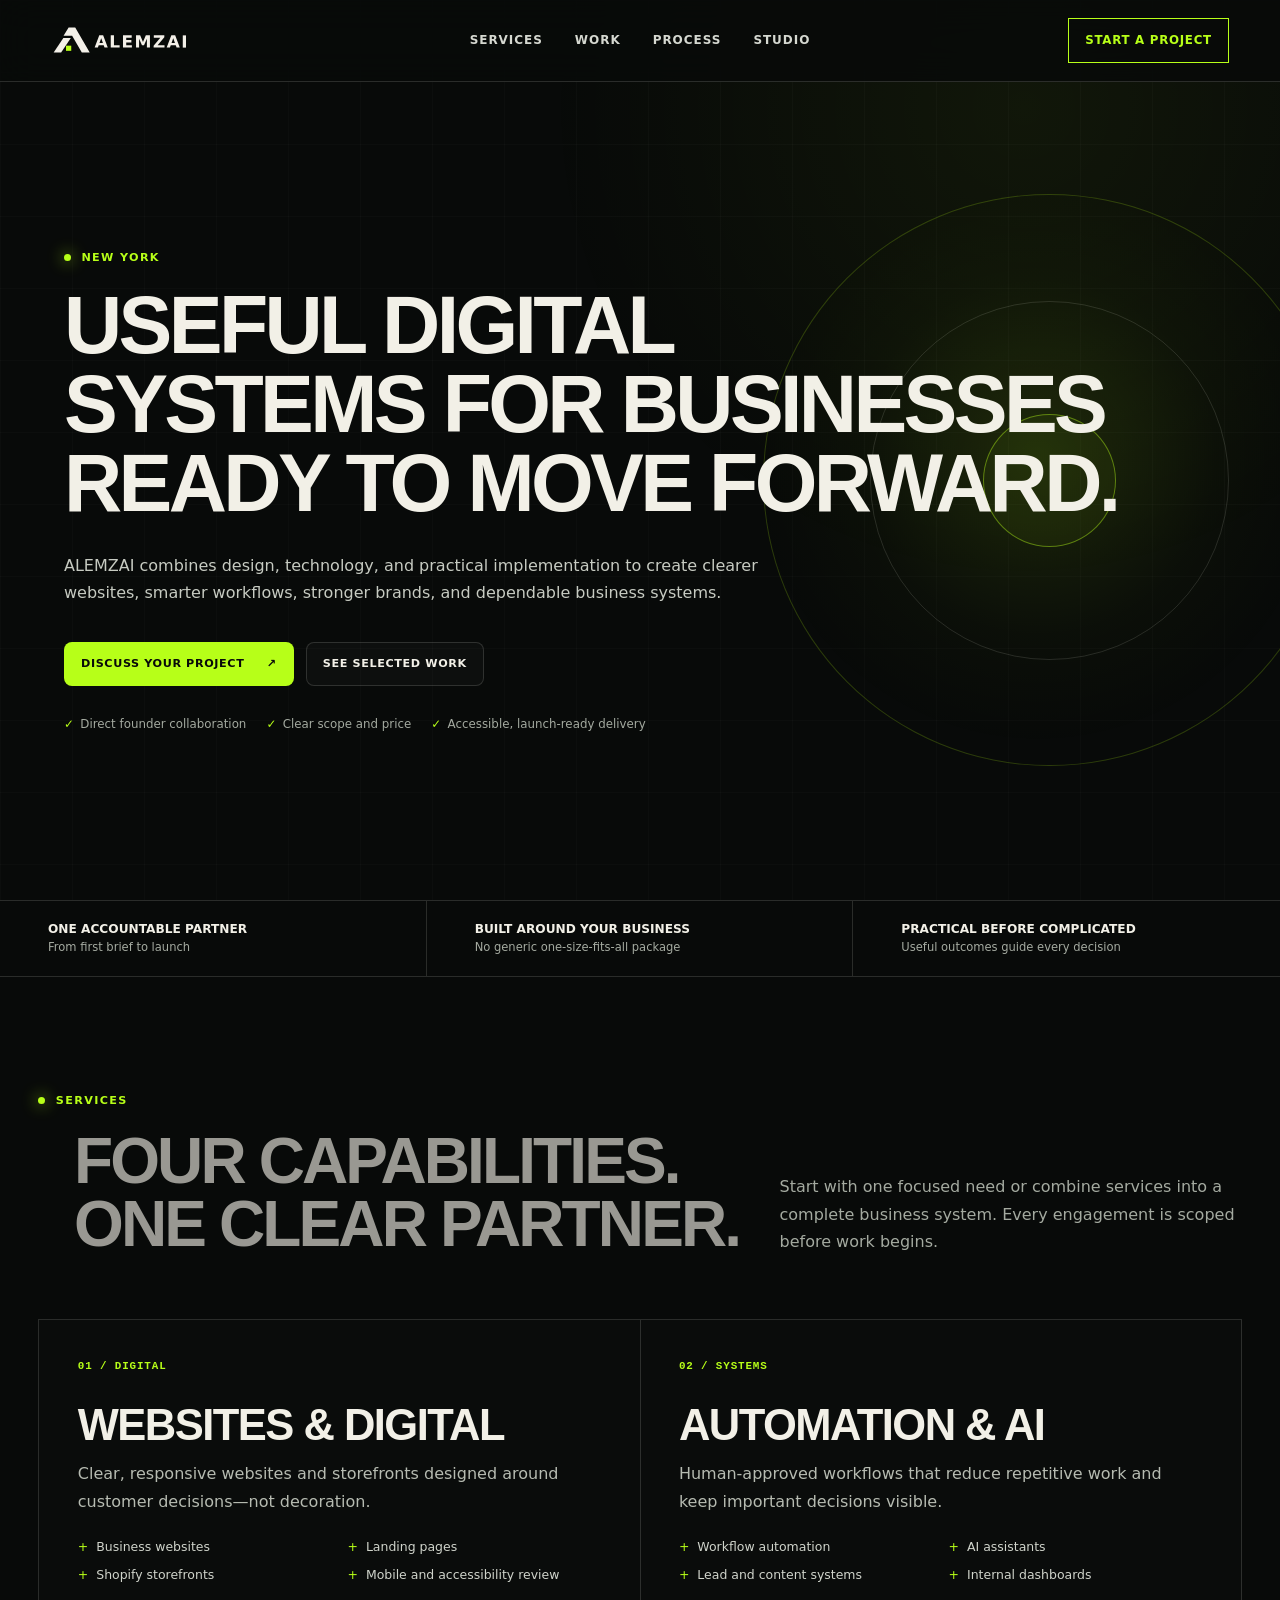
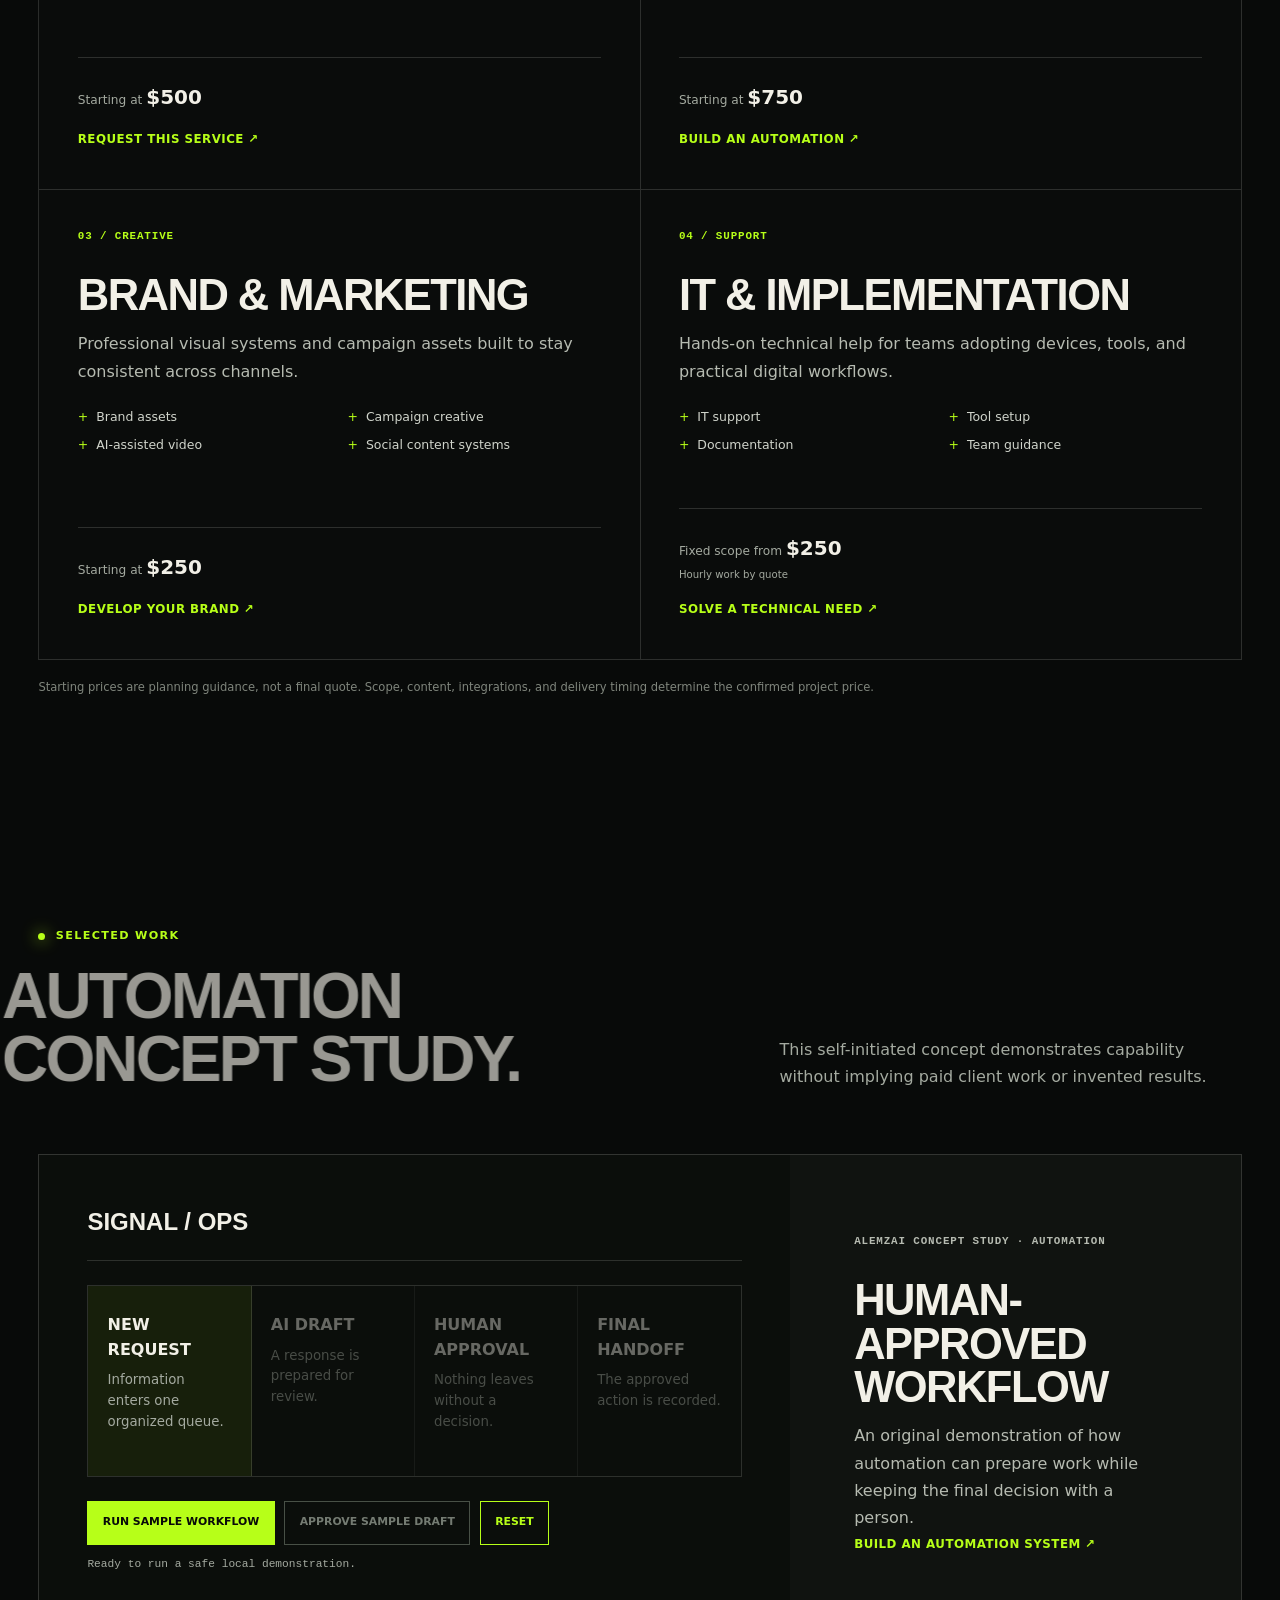
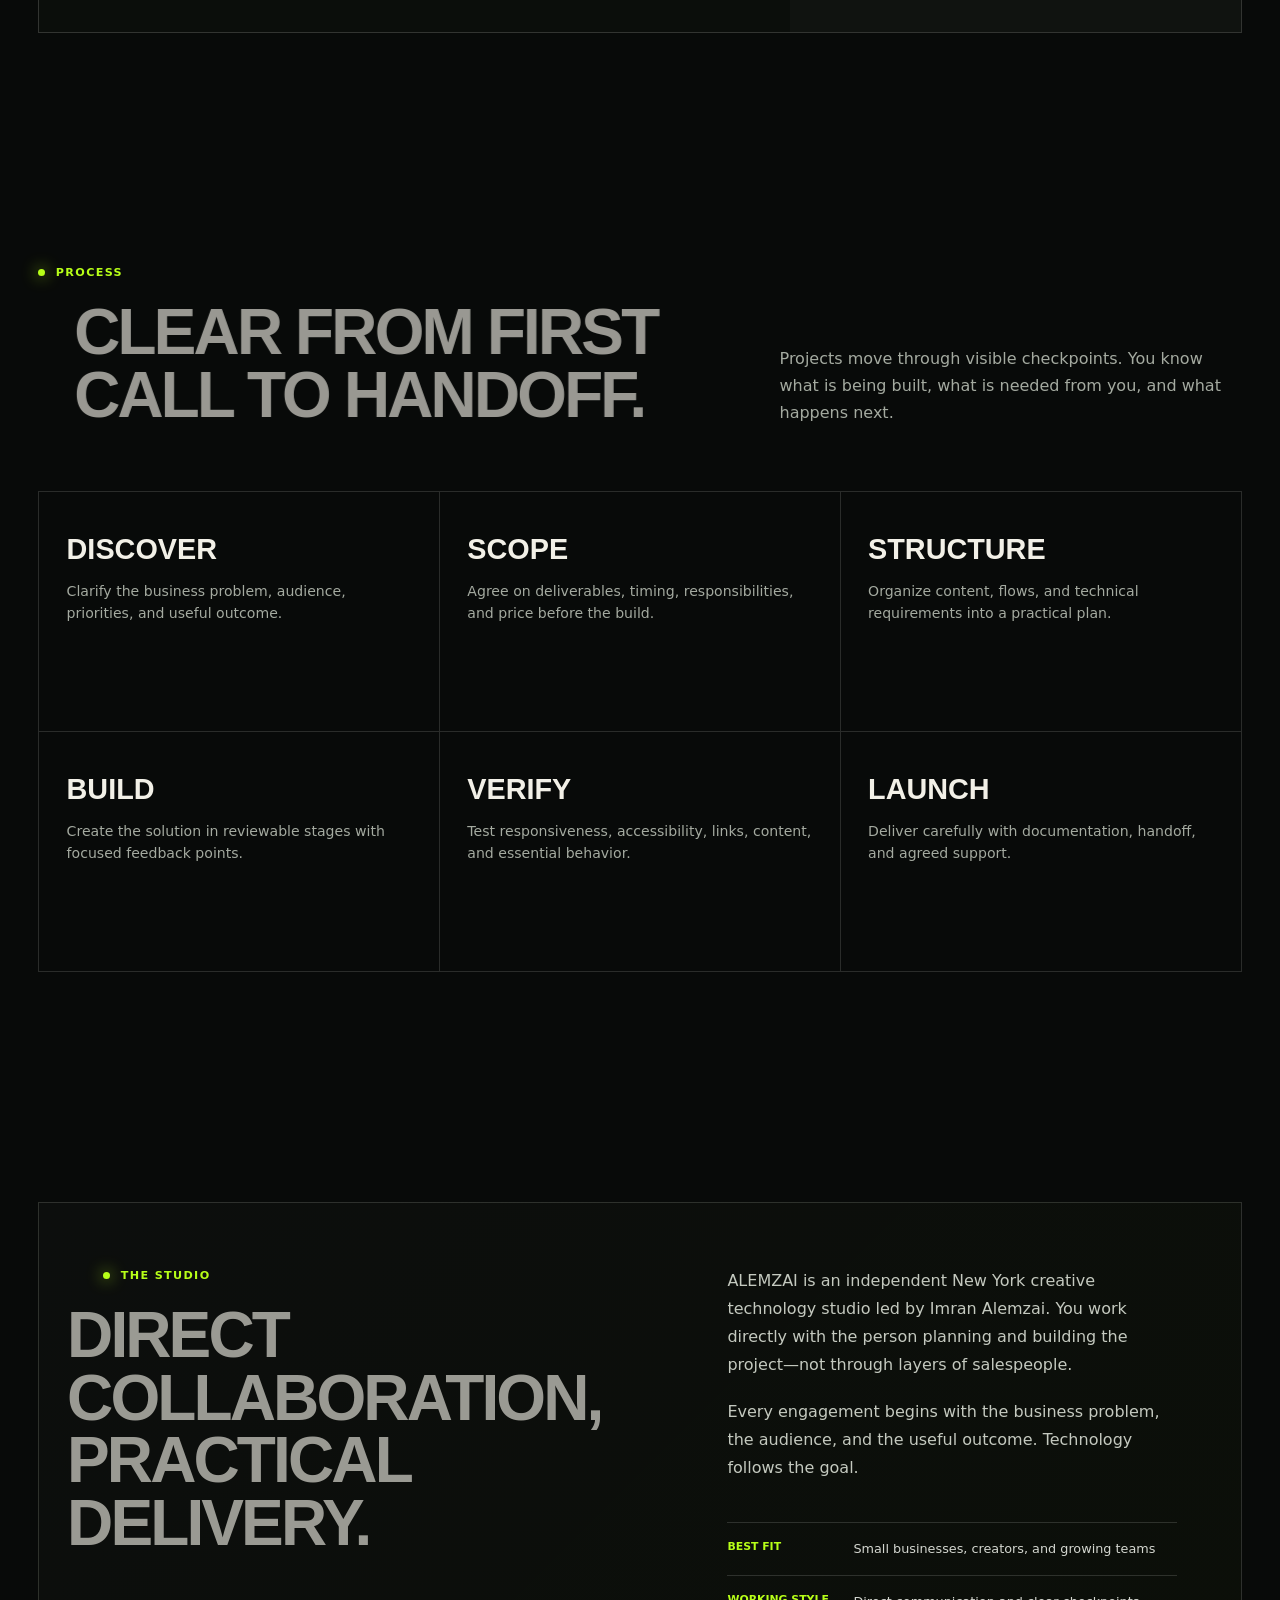
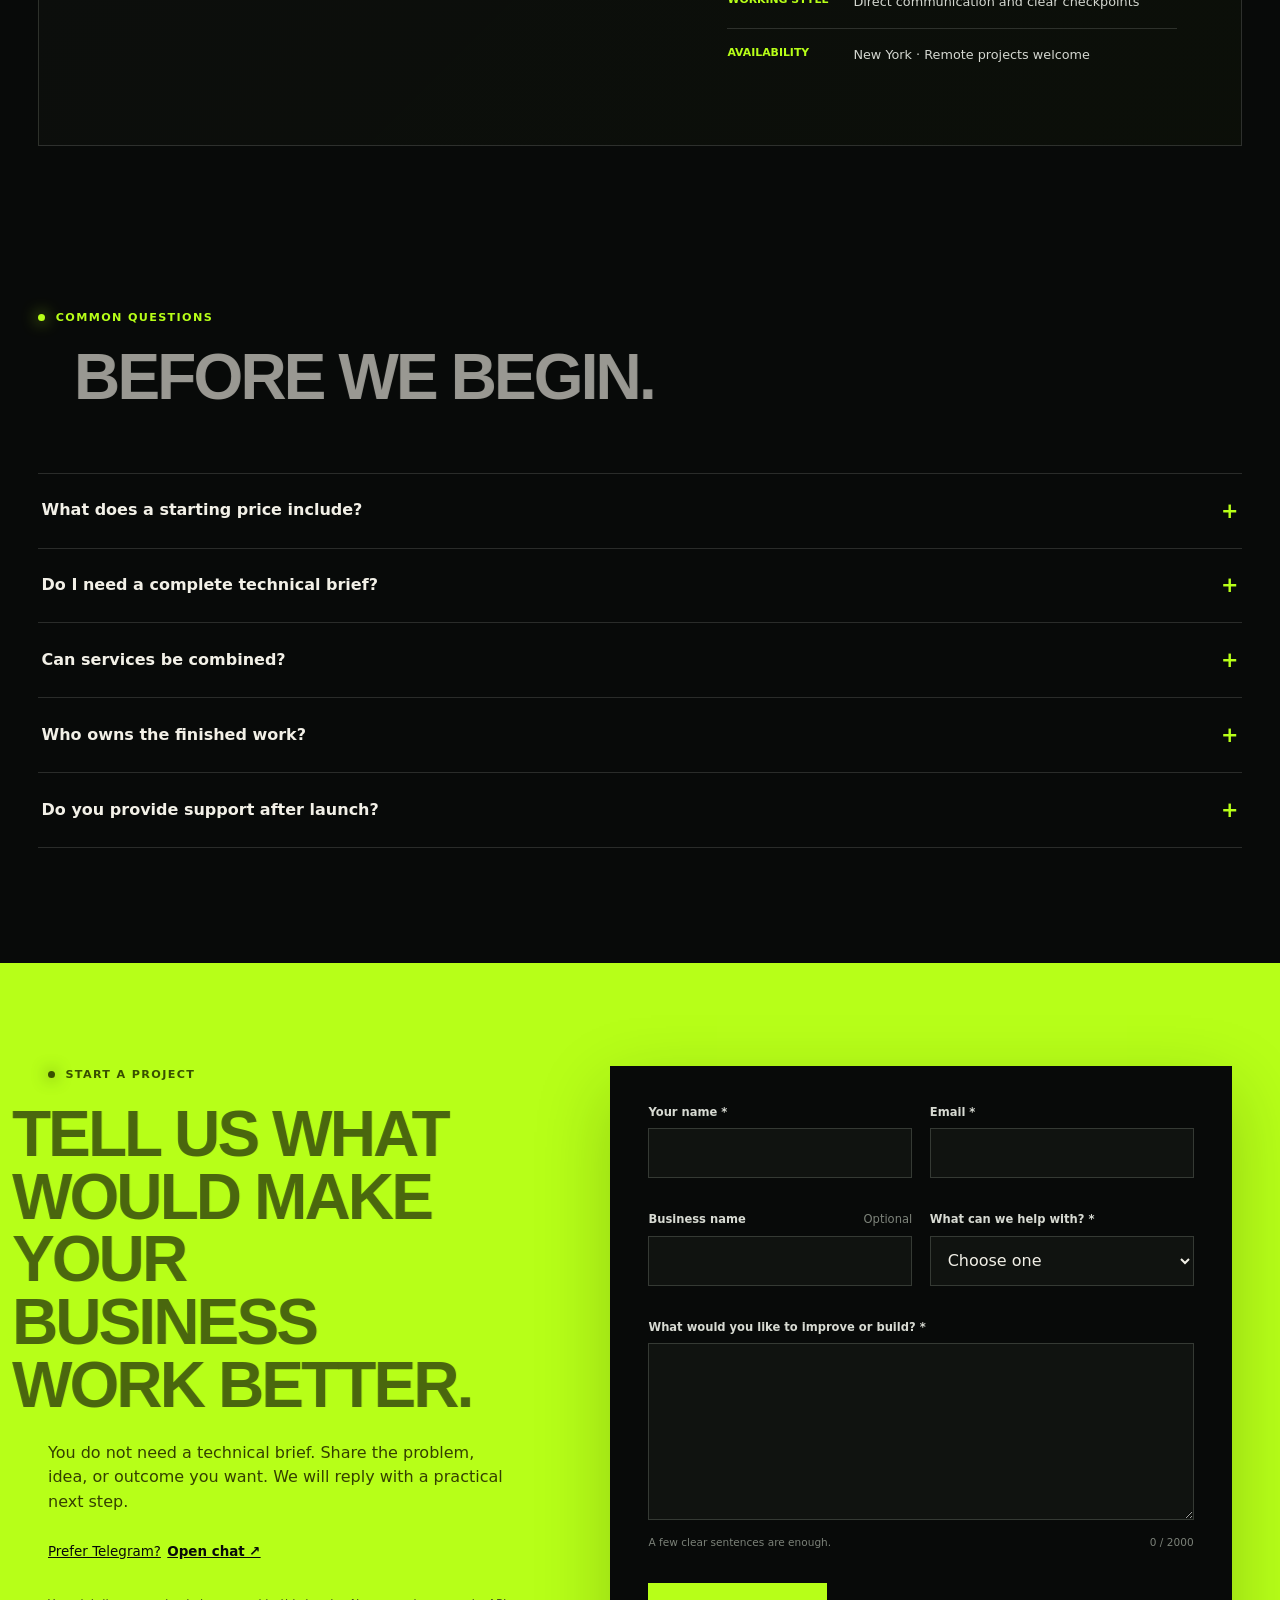
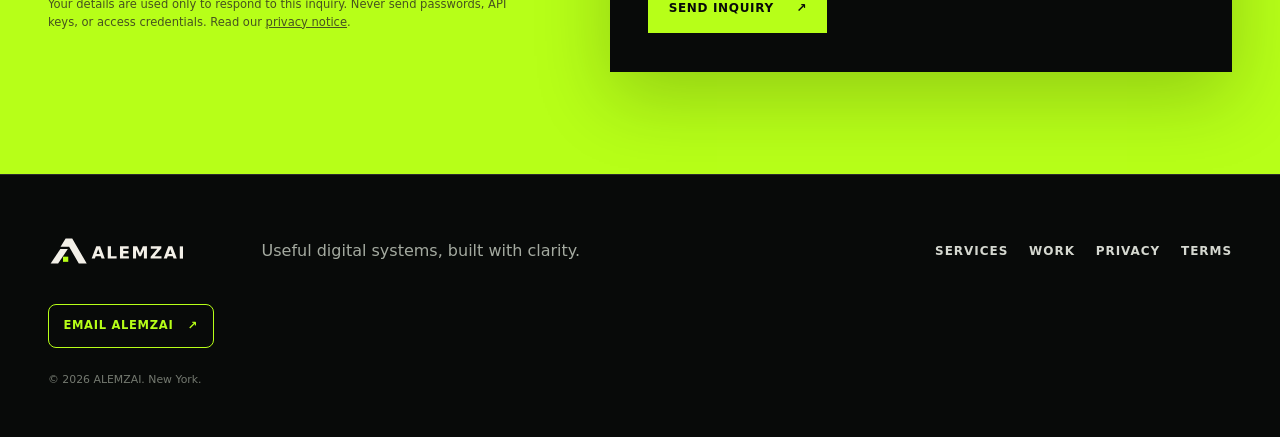
<file: index.html>
<!doctype html>
<html lang="en">
<head>
  <meta charset="UTF-8"><meta name="viewport" content="width=device-width, initial-scale=1">
  <meta name="description" content="ALEMZAI is a New York creative technology studio building websites, automation, brand systems, and practical IT solutions for growing businesses."><meta name="theme-color" content="#080a09">
  <link rel="canonical" href="https://alemzai.com/"><meta property="og:type" content="website"><meta property="og:site_name" content="ALEMZAI"><meta property="og:title" content="ALEMZAI — Creative technology for growing businesses"><meta property="og:description" content="Websites, automation, brand systems, and practical IT solutions—planned clearly and built for real business use."><meta property="og:url" content="https://alemzai.com/"><meta property="og:image" content="https://alemzai.com/public/assets/brand/alemzai-social-card.png"><meta property="og:image:alt" content="ALEMZAI creative technology studio"><meta name="twitter:card" content="summary_large_image"><meta name="twitter:title" content="ALEMZAI — Creative technology for growing businesses"><meta name="twitter:description" content="Websites, automation, brand systems, and practical IT solutions—planned clearly and built for real business use."><meta name="twitter:image" content="https://alemzai.com/public/assets/brand/alemzai-social-card.png">
  <title>ALEMZAI — Creative technology for growing businesses</title><link rel="icon" href="favicon.svg" type="image/svg+xml"><link rel="preload" href="public/assets/brand/alemzai-logo-primary.svg" as="image" type="image/svg+xml"><link rel="stylesheet" href="site.css"><script src="site.js" defer></script><script src="v2/contact/contact.js" defer></script>
  <script type="application/ld+json">{"@context":"https://schema.org","@type":"ProfessionalService","name":"ALEMZAI","url":"https://alemzai.com/","email":"imran@alemzai.com","areaServed":"United States","description":"Creative technology studio providing websites, automation, brand systems, and practical IT implementation."}</script>
</head>
<body>
<a class="skip-link" href="#main">Skip to main content</a>
<header class="site-header" data-header><a class="brand" href="#top" aria-label="ALEMZAI home"><img src="public/assets/brand/alemzai-logo-primary.svg" alt="ALEMZAI" width="700" height="144"></a><nav class="site-nav" id="site-navigation" aria-label="Main navigation" data-nav><a href="#services">Services</a><a href="#work">Work</a><a href="#process">Process</a><a href="#studio">Studio</a><a class="nav-project" href="#contact">Start a project <span aria-hidden="true">↗</span></a></nav><a class="header-cta" href="#contact">Start a project</a><button class="nav-toggle" type="button" aria-expanded="false" aria-controls="site-navigation" data-nav-toggle><span>Menu</span><i aria-hidden="true"></i></button></header>
<main id="main">
  <section class="hero" id="top" aria-labelledby="hero-title" data-hero-motion><div class="hero-motion-field" aria-hidden="true"><span></span><span></span><span></span></div><div class="hero-copy reveal"><p class="eyebrow"><span></span> New York</p><h1 id="hero-title" aria-label="Useful digital systems for businesses ready to move forward."><span class="hero-line" aria-hidden="true"><span>Useful digital</span></span><span class="hero-line" aria-hidden="true"><span>systems for businesses</span></span><span class="hero-line" aria-hidden="true"><span>ready to move forward.</span></span></h1><p class="hero-lead">ALEMZAI combines design, technology, and practical implementation to create clearer websites, smarter workflows, stronger brands, and dependable business systems.</p><div class="hero-actions"><a class="button button-primary" href="#contact">Discuss your project <span aria-hidden="true">↗</span></a><a class="button button-secondary" href="#work">See selected work</a></div><ul class="hero-trust" aria-label="How Alemzai works"><li>Direct founder collaboration</li><li>Clear scope and price</li><li>Accessible, launch-ready delivery</li></ul></div></section>
  <section class="proof-bar" aria-label="ALEMZAI working principles"><p><strong>One accountable partner</strong><span>From first brief to launch</span></p><p><strong>Built around your business</strong><span>No generic one-size-fits-all package</span></p><p><strong>Practical before complicated</strong><span>Useful outcomes guide every decision</span></p></section>
  <section class="section services" id="services" aria-labelledby="services-title"><div class="section-heading reveal"><div><p class="eyebrow"><span></span> Services</p><h2 id="services-title">Four capabilities.<br>One clear partner.</h2></div><p>Start with one focused need or combine services into a complete business system. Every engagement is scoped before work begins.</p></div><div class="service-grid">
    <article class="service-card reveal"><span class="service-number">01 / DIGITAL</span><h3>Websites &amp; digital</h3><p>Clear, responsive websites and storefronts designed around customer decisions—not decoration.</p><ul><li>Business websites</li><li>Landing pages</li><li>Shopify storefronts</li><li>Mobile and accessibility review</li></ul><div class="service-bottom"><p>Starting at <strong>$500</strong></p><a href="#contact" data-project="Website or Shopify store">Request this service ↗</a></div></article>
    <article class="service-card reveal"><span class="service-number">02 / SYSTEMS</span><h3>Automation &amp; AI</h3><p>Human-approved workflows that reduce repetitive work and keep important decisions visible.</p><ul><li>Workflow automation</li><li>AI assistants</li><li>Lead and content systems</li><li>Internal dashboards</li></ul><div class="service-bottom"><p>Starting at <strong>$750</strong></p><a href="#contact" data-project="AI agent or automation">Build an automation ↗</a></div></article>
    <article class="service-card reveal"><span class="service-number">03 / CREATIVE</span><h3>Brand &amp; marketing</h3><p>Professional visual systems and campaign assets built to stay consistent across channels.</p><ul><li>Brand assets</li><li>Campaign creative</li><li>AI-assisted video</li><li>Social content systems</li></ul><div class="service-bottom"><p>Starting at <strong>$250</strong></p><a href="#contact" data-project="Brand or campaign content">Develop your brand ↗</a></div></article>
    <article class="service-card reveal"><span class="service-number">04 / SUPPORT</span><h3>IT &amp; implementation</h3><p>Hands-on technical help for teams adopting devices, tools, and practical digital workflows.</p><ul><li>IT support</li><li>Tool setup</li><li>Documentation</li><li>Team guidance</li></ul><div class="service-bottom"><p>Fixed scope from <strong>$250</strong><small>Hourly work by quote</small></p><a href="#contact" data-project="IT support or implementation">Solve a technical need ↗</a></div></article>
  </div><p class="price-note">Starting prices are planning guidance, not a final quote. Scope, content, integrations, and delivery timing determine the confirmed project price.</p></section>
  <section class="section work" id="work" aria-labelledby="work-title"><div class="section-heading reveal"><div><p class="eyebrow"><span></span> Selected work</p><h2 id="work-title">Automation concept study.</h2></div><p>This self-initiated concept demonstrates capability without implying paid client work or invented results.</p></div>
    <article class="case case-automation reveal"><div class="automation-demo" data-workflow><div class="workflow-head"><span>SIGNAL / OPS</span></div><ol><li class="is-active"><strong>New request</strong><small>Information enters one organized queue.</small></li><li><strong>AI draft</strong><small>A response is prepared for review.</small></li><li><strong>Human approval</strong><small>Nothing leaves without a decision.</small></li><li><strong>Final handoff</strong><small>The approved action is recorded.</small></li></ol><div class="workflow-actions"><button type="button" data-workflow-run>Run sample workflow</button><button type="button" data-workflow-approve disabled>Approve sample draft</button><button type="button" data-workflow-reset>Reset</button></div><p aria-live="polite" data-workflow-status>Ready to run a safe local demonstration.</p></div><div class="case-copy"><p class="case-label">ALEMZAI concept study · Automation</p><h3>Human-approved workflow</h3><p>An original demonstration of how automation can prepare work while keeping the final decision with a person.</p><a class="text-link" href="#contact" data-project="AI agent or automation">Build an automation system ↗</a></div></article>
  </section>
  <section class="section process" id="process" aria-labelledby="process-title"><div class="section-heading reveal"><div><p class="eyebrow"><span></span> Process</p><h2 id="process-title">Clear from first call to handoff.</h2></div><p>Projects move through visible checkpoints. You know what is being built, what is needed from you, and what happens next.</p></div><ol class="process-grid"><li class="reveal"><h3>Discover</h3><p>Clarify the business problem, audience, priorities, and useful outcome.</p></li><li class="reveal"><h3>Scope</h3><p>Agree on deliverables, timing, responsibilities, and price before the build.</p></li><li class="reveal"><h3>Structure</h3><p>Organize content, flows, and technical requirements into a practical plan.</p></li><li class="reveal"><h3>Build</h3><p>Create the solution in reviewable stages with focused feedback points.</p></li><li class="reveal"><h3>Verify</h3><p>Test responsiveness, accessibility, links, content, and essential behavior.</p></li><li class="reveal"><h3>Launch</h3><p>Deliver carefully with documentation, handoff, and agreed support.</p></li></ol></section>
  <section class="section studio" id="studio" aria-labelledby="studio-title"><div class="studio-panel reveal"><div><p class="eyebrow"><span></span> The studio</p><h2 id="studio-title">Direct collaboration, practical delivery.</h2></div><div class="studio-copy"><p>ALEMZAI is an independent New York creative technology studio led by Imran Alemzai. You work directly with the person planning and building the project—not through layers of salespeople.</p><p>Every engagement begins with the business problem, the audience, and the useful outcome. Technology follows the goal.</p><dl><div><dt>Best fit</dt><dd>Small businesses, creators, and growing teams</dd></div><div><dt>Working style</dt><dd>Direct communication and clear checkpoints</dd></div><div><dt>Availability</dt><dd>New York · Remote projects welcome</dd></div></dl></div></div></section>
  <section class="section faq" aria-labelledby="faq-title"><div class="section-heading reveal"><div><p class="eyebrow"><span></span> Common questions</p><h2 id="faq-title">Before we begin.</h2></div></div><div class="faq-list"><details class="reveal"><summary>What does a starting price include?</summary><p>It is a planning baseline for a focused engagement. Your written scope confirms the exact deliverables, revisions, timing, and total price before work starts.</p></details><details class="reveal"><summary>Do I need a complete technical brief?</summary><p>No. Explain the business problem or outcome in plain language. ALEMZAI will help turn it into a practical scope.</p></details><details class="reveal"><summary>Can services be combined?</summary><p>Yes. Website, automation, brand, and implementation work can be combined when the pieces support one clear outcome.</p></details><details class="reveal"><summary>Who owns the finished work?</summary><p>Ownership and usage rights are documented in the project agreement. Any third-party software, fonts, or licensed assets remain subject to their own terms.</p></details><details class="reveal"><summary>Do you provide support after launch?</summary><p>Handoff support is included as defined in the scope. Ongoing support can be quoted separately when a project needs it.</p></details></div></section>
  <section class="contact" id="contact" aria-labelledby="contact-title" data-alemzai-contact data-form-endpoint="https://formspree.io/f/xaeydedk" data-telegram-url="https://t.me/ALEMZAISYSTEMS"><div class="contact-intro reveal"><p class="eyebrow"><span></span> Start a project</p><h2 id="contact-title">Tell us what would make your business work better.</h2><p>You do not need a technical brief. Share the problem, idea, or outcome you want. We will reply with a practical next step.</p><a class="telegram-link" href="https://t.me/ALEMZAISYSTEMS" target="_blank" rel="noopener noreferrer" data-telegram-link>Prefer Telegram? <strong data-telegram-state>Open chat ↗</strong></a><small>Your details are used only to respond to this inquiry. Never send passwords, API keys, or access credentials. Read our <a href="privacy.html">privacy notice</a>.</small></div><form class="contact-form reveal" action="https://formspree.io/f/xaeydedk" method="POST" accept-charset="UTF-8" data-contact-form novalidate><div class="field"><label for="contact-name">Your name *</label><input id="contact-name" name="name" autocomplete="name" required maxlength="100"><p class="field-error" id="contact-name-error"></p></div><div class="field"><label for="contact-email">Email *</label><input id="contact-email" name="email" type="email" autocomplete="email" inputmode="email" required maxlength="254"><p class="field-error" id="contact-email-error"></p></div><div class="field"><label for="contact-business">Business name <span>Optional</span></label><input id="contact-business" name="business" autocomplete="organization" maxlength="120"><p class="field-error" id="contact-business-error"></p></div><div class="field"><label for="contact-build">What can we help with? *</label><select id="contact-build" name="build" required><option value="">Choose one</option><option>Website or Shopify store</option><option>AI agent or automation</option><option>Brand or campaign content</option><option>IT support or implementation</option><option>Application or dashboard</option><option>Something else</option></select><p class="field-error" id="contact-build-error"></p></div><div class="field field-wide"><label for="contact-description">What would you like to improve or build? *</label><textarea id="contact-description" name="description" rows="6" required minlength="20" maxlength="2000" aria-describedby="contact-description-help contact-description-count"></textarea><div class="field-help"><span id="contact-description-help">A few clear sentences are enough.</span><span id="contact-description-count" data-description-count>0 / 2000</span></div><p class="field-error" id="contact-description-error"></p></div><div class="form-trap" aria-hidden="true"><label for="contact-company-site">Leave this field empty</label><input id="contact-company-site" name="_gotcha" tabindex="-1" autocomplete="off"></div><input type="hidden" name="_subject" value="New ALEMZAI project inquiry"><input type="hidden" name="_template" value="table"><div class="form-actions field-wide"><button class="button button-primary" type="submit" data-submit-button>Send inquiry <span aria-hidden="true">↗</span></button><p class="form-status" role="status" aria-live="polite" aria-atomic="true" data-form-status></p></div></form></section>
</main>
<footer class="site-footer"><a class="brand" href="#top" aria-label="ALEMZAI, back to top"><img src="public/assets/brand/alemzai-logo-primary.svg" alt="ALEMZAI" width="700" height="144"></a><p>Useful digital systems, built with clarity.</p><nav aria-label="Footer navigation"><a href="#services">Services</a><a href="#work">Work</a><a href="privacy.html">Privacy</a><a href="terms.html">Terms</a></nav><a class="footer-contact email-button" href="mailto:imran@alemzai.com" aria-label="Email ALEMZAI">Email ALEMZAI <span aria-hidden="true">↗</span></a><small>© <span data-year></span> ALEMZAI. New York.</small></footer>
</body></html>
</file>
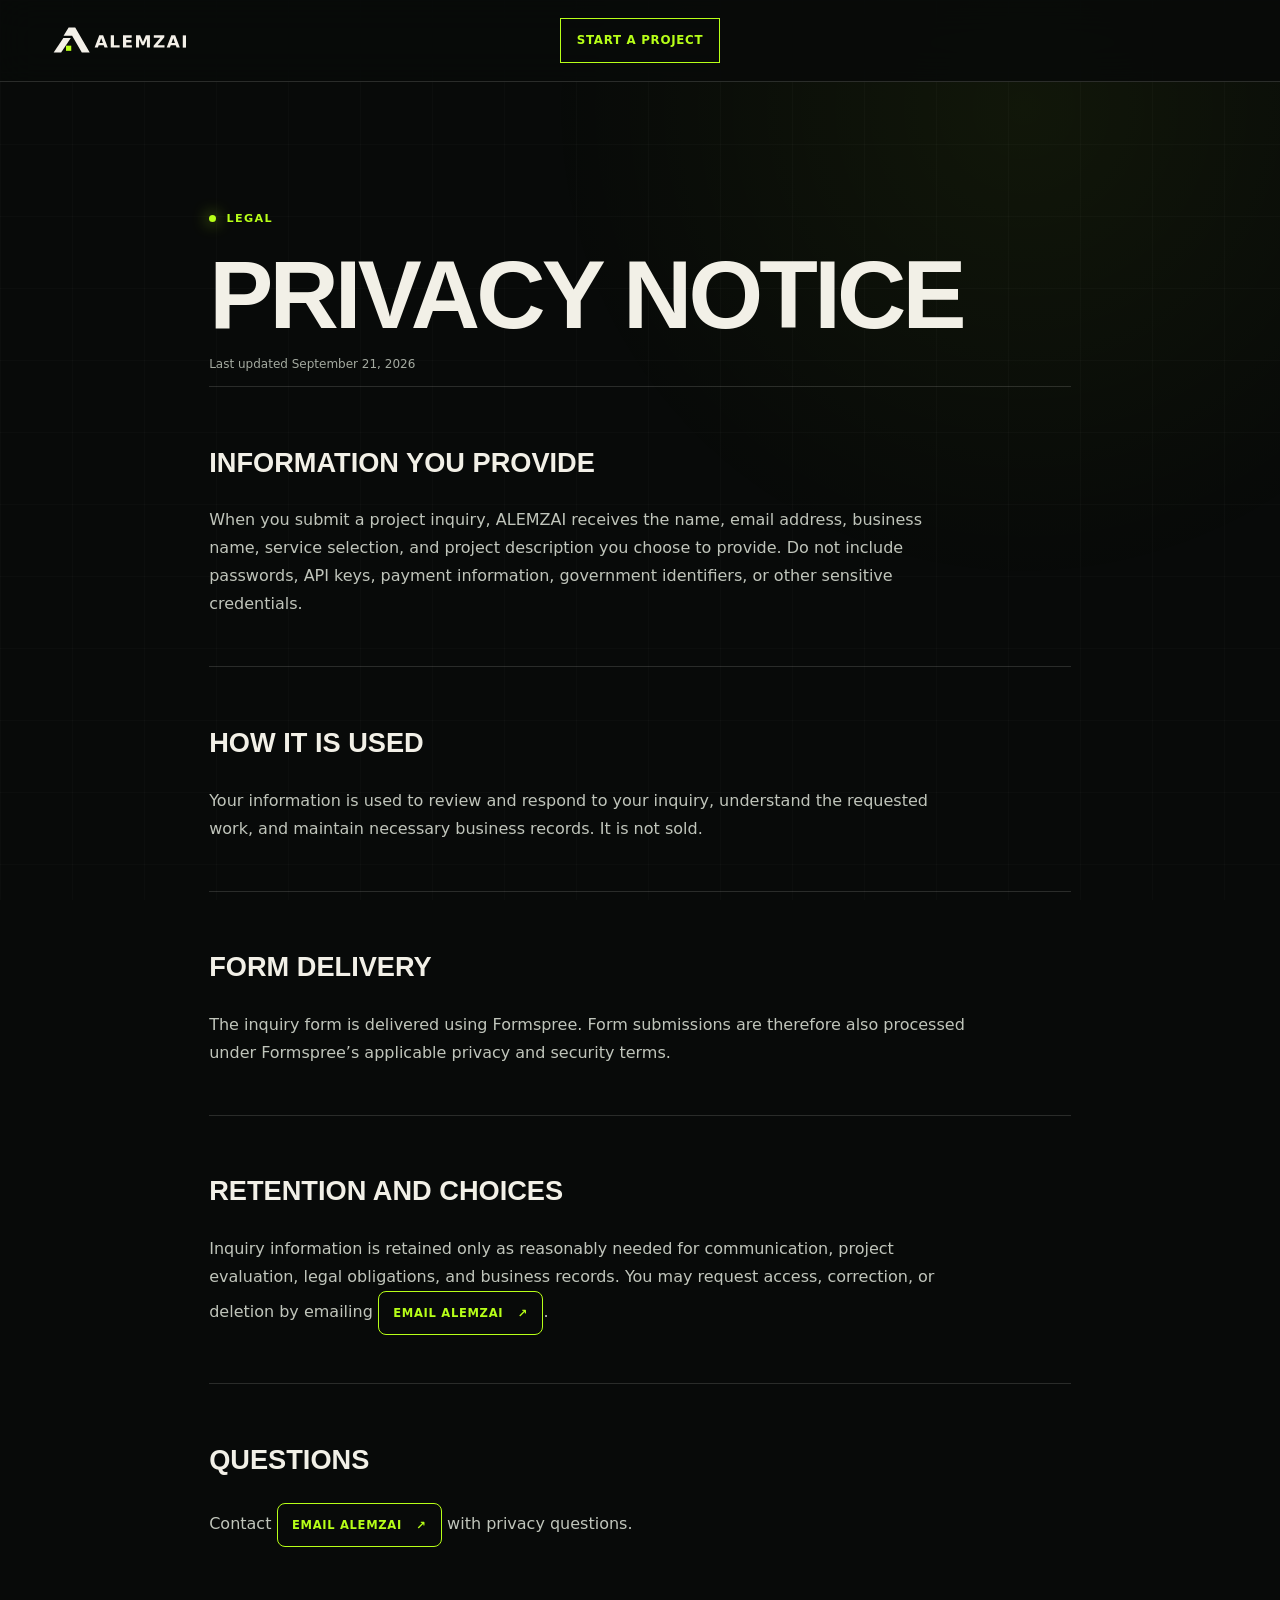
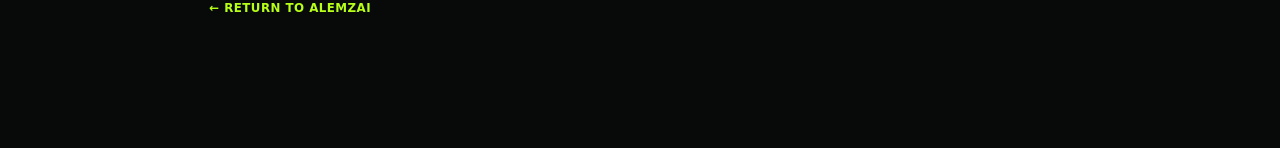
<file: privacy.html>
<!doctype html><html lang="en"><head><meta charset="UTF-8"><meta name="viewport" content="width=device-width, initial-scale=1"><meta name="description" content="ALEMZAI privacy notice for project inquiries."><link rel="canonical" href="https://alemzai.com/privacy.html"><title>Privacy notice — ALEMZAI</title><link rel="icon" href="favicon.svg" type="image/svg+xml"><link rel="stylesheet" href="site.css"></head><body><a class="skip-link" href="#main">Skip to content</a><header class="site-header"><a class="brand" href="index.html" aria-label="ALEMZAI home"><img src="public/assets/brand/alemzai-logo-primary.svg" alt="ALEMZAI" width="700" height="144"></a><a class="header-cta" href="index.html#contact">Start a project</a></header><main class="legal" id="main"><p class="eyebrow"><span></span> Legal</p><h1>Privacy notice</h1><p class="legal-date">Last updated September 21, 2026</p><section><h2>Information you provide</h2><p>When you submit a project inquiry, ALEMZAI receives the name, email address, business name, service selection, and project description you choose to provide. Do not include passwords, API keys, payment information, government identifiers, or other sensitive credentials.</p></section><section><h2>How it is used</h2><p>Your information is used to review and respond to your inquiry, understand the requested work, and maintain necessary business records. It is not sold.</p></section><section><h2>Form delivery</h2><p>The inquiry form is delivered using Formspree. Form submissions are therefore also processed under Formspree’s applicable privacy and security terms.</p></section><section><h2>Retention and choices</h2><p>Inquiry information is retained only as reasonably needed for communication, project evaluation, legal obligations, and business records. You may request access, correction, or deletion by emailing <a class="email-button" href="mailto:imran@alemzai.com" aria-label="Email ALEMZAI">Email ALEMZAI <span aria-hidden="true">↗</span></a>.</p></section><section><h2>Questions</h2><p>Contact <a class="email-button" href="mailto:imran@alemzai.com" aria-label="Email ALEMZAI">Email ALEMZAI <span aria-hidden="true">↗</span></a> with privacy questions.</p></section><a class="text-link" href="index.html">← Return to ALEMZAI</a></main></body></html>
</file>
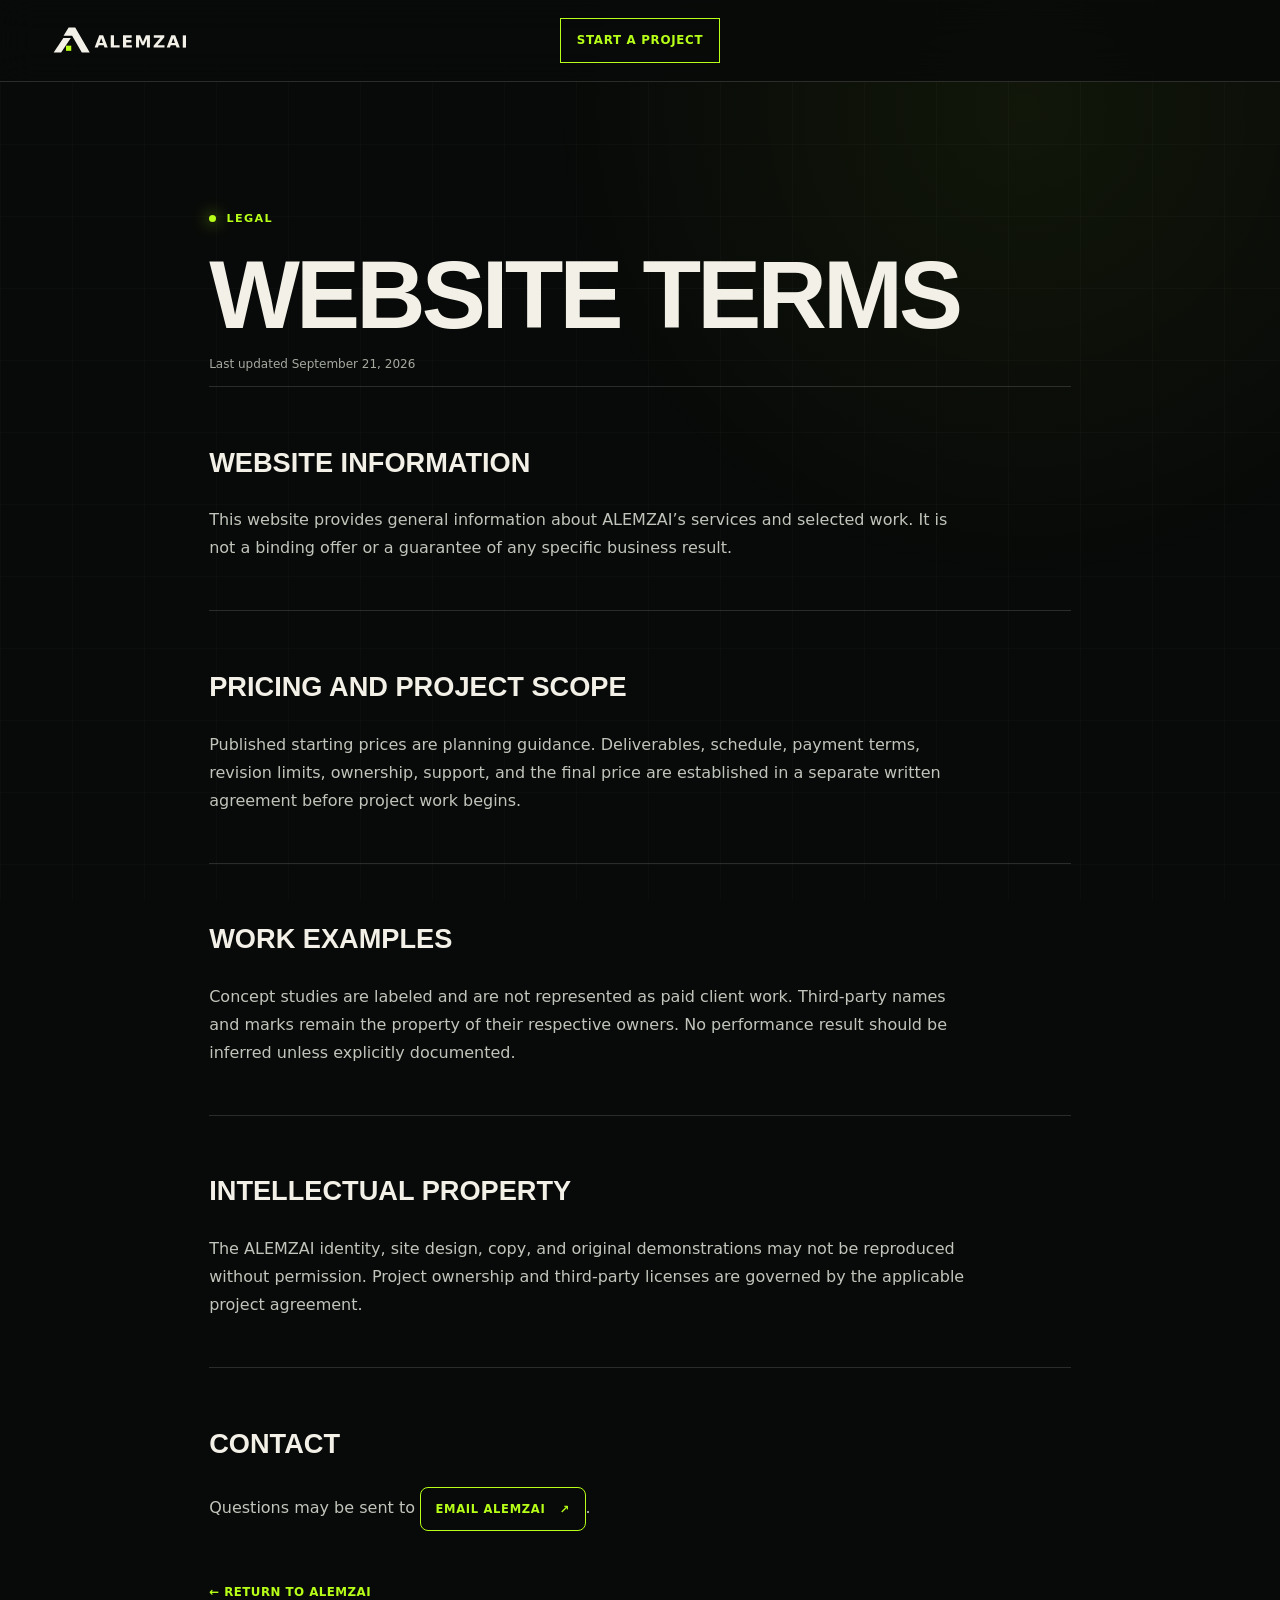
<file: terms.html>
<!doctype html><html lang="en"><head><meta charset="UTF-8"><meta name="viewport" content="width=device-width, initial-scale=1"><meta name="description" content="ALEMZAI website terms and project information."><link rel="canonical" href="https://alemzai.com/terms.html"><title>Terms — ALEMZAI</title><link rel="icon" href="favicon.svg" type="image/svg+xml"><link rel="stylesheet" href="site.css"></head><body><a class="skip-link" href="#main">Skip to content</a><header class="site-header"><a class="brand" href="index.html" aria-label="ALEMZAI home"><img src="public/assets/brand/alemzai-logo-primary.svg" alt="ALEMZAI" width="700" height="144"></a><a class="header-cta" href="index.html#contact">Start a project</a></header><main class="legal" id="main"><p class="eyebrow"><span></span> Legal</p><h1>Website terms</h1><p class="legal-date">Last updated September 21, 2026</p><section><h2>Website information</h2><p>This website provides general information about ALEMZAI’s services and selected work. It is not a binding offer or a guarantee of any specific business result.</p></section><section><h2>Pricing and project scope</h2><p>Published starting prices are planning guidance. Deliverables, schedule, payment terms, revision limits, ownership, support, and the final price are established in a separate written agreement before project work begins.</p></section><section><h2>Work examples</h2><p>Concept studies are labeled and are not represented as paid client work. Third-party names and marks remain the property of their respective owners. No performance result should be inferred unless explicitly documented.</p></section><section><h2>Intellectual property</h2><p>The ALEMZAI identity, site design, copy, and original demonstrations may not be reproduced without permission. Project ownership and third-party licenses are governed by the applicable project agreement.</p></section><section><h2>Contact</h2><p>Questions may be sent to <a class="email-button" href="mailto:imran@alemzai.com" aria-label="Email ALEMZAI">Email ALEMZAI <span aria-hidden="true">↗</span></a>.</p></section><a class="text-link" href="index.html">← Return to ALEMZAI</a></main></body></html>
</file>
<file: site.css>
:root{color-scheme:dark;--ink:#080a09;--ink-2:#101310;--panel:#141814;--paper:#f2f0e7;--muted:#a4aaa0;--line:rgba(242,240,231,.15);--lime:#b7ff18;--max:1280px;--display:"Arial Narrow","Roboto Condensed","Helvetica Neue",Arial,sans-serif;--body:Inter,ui-sans-serif,system-ui,-apple-system,BlinkMacSystemFont,"Segoe UI",sans-serif}
*{box-sizing:border-box}html{scroll-behavior:smooth;scroll-padding-top:82px}body{margin:0;overflow-x:hidden;background:var(--ink);color:var(--paper);font-family:var(--body);line-height:1.55;-webkit-font-smoothing:antialiased}body::before{position:fixed;inset:0;z-index:-1;content:"";pointer-events:none;background:radial-gradient(circle at 80% 12%,rgba(183,255,24,.055),transparent 30rem),linear-gradient(rgba(255,255,255,.018) 1px,transparent 1px),linear-gradient(90deg,rgba(255,255,255,.018) 1px,transparent 1px);background-size:auto,72px 72px,72px 72px}img{display:block;max-width:100%}a{color:inherit}button,input,select,textarea{font:inherit}button,a{-webkit-tap-highlight-color:transparent}::selection{background:var(--lime);color:var(--ink)}:focus-visible{outline:2px solid var(--lime);outline-offset:4px}.skip-link{position:fixed;top:-6rem;left:1rem;z-index:100;padding:.8rem 1rem;background:var(--lime);color:var(--ink);font-weight:800;text-decoration:none}.skip-link:focus{top:1rem}
.site-header{position:sticky;top:0;z-index:50;height:82px;padding:0 clamp(1.15rem,4vw,4.5rem);display:grid;grid-template-columns:1fr auto 1fr;align-items:center;gap:2rem;border-bottom:1px solid var(--line);background:rgba(8,10,9,.9);backdrop-filter:blur(18px)}.brand{width:154px;text-decoration:none}.brand img{width:100%;height:auto}.site-nav{display:flex;gap:2rem}.site-nav a,.site-footer nav a{color:#d5d8d0;font-size:.75rem;font-weight:800;letter-spacing:.08em;text-decoration:none;text-transform:uppercase}.site-nav a:hover,.site-nav a:focus-visible,.site-footer a:hover,.site-footer a:focus-visible{color:var(--lime)}.header-cta{justify-self:end;padding:.75rem 1rem;border:1px solid var(--lime);color:var(--lime);font-size:.74rem;font-weight:850;letter-spacing:.06em;text-decoration:none;text-transform:uppercase}.header-cta:hover,.header-cta:focus-visible{background:var(--lime);color:var(--ink)}.nav-toggle{display:none;border:0;background:none;color:var(--paper)}
.hero{max-width:1500px;min-height:calc(100svh - 82px);margin:auto;padding:clamp(4rem,8vw,7.5rem) clamp(1.2rem,5vw,5.5rem);display:flex;align-items:center}.hero-copy{width:min(100%,1100px)}.eyebrow{margin:0 0 1.25rem;display:flex;align-items:center;gap:.65rem;color:var(--lime);font-size:.7rem;font-weight:850;letter-spacing:.12em;text-transform:uppercase}.eyebrow>span{width:7px;height:7px;border-radius:50%;background:currentColor;box-shadow:0 0 16px currentColor}.hero h1,.section-heading h2,.studio-panel h2,.contact h2{margin:0;font-family:var(--display);font-weight:800;letter-spacing:-.045em;line-height:.98;text-transform:uppercase}.hero h1{max-width:1100px;font-size:clamp(3.35rem,6.3vw,6.6rem)}.hero-lead{max-width:720px;margin:1.8rem 0 0;color:#c7cbc2;font-size:clamp(1rem,1.25vw,1.22rem);line-height:1.7}.hero-actions{margin:2.2rem 0 1.8rem;display:flex;flex-wrap:wrap;gap:.75rem}.button{min-height:50px;padding:.9rem 1.2rem;display:inline-flex;align-items:center;justify-content:center;gap:1.4rem;border:1px solid transparent;color:inherit;font-size:.75rem;font-weight:850;letter-spacing:.055em;text-decoration:none;text-transform:uppercase;cursor:pointer;transition:transform .2s ease,background .2s ease,border-color .2s ease}.button:hover,.button:focus-visible{transform:translateY(-2px)}.button-primary,.button-primary:link,.button-primary:visited{background:var(--lime);color:var(--ink)}.button-primary:hover,.button-primary:focus-visible,.button-primary:active{background:#ceff62;color:var(--ink)}.button-primary:disabled{background:var(--lime);color:var(--ink);opacity:.55}.button-secondary{border-color:var(--line);background:rgba(255,255,255,.025)}.button-secondary:hover{border-color:var(--lime)}.hero-trust{margin:0;padding:0;display:flex;flex-wrap:wrap;gap:.65rem 1.25rem;color:var(--muted);font-size:.74rem;list-style:none}.hero-trust li::before{margin-right:.4rem;color:var(--lime);content:"✓"}

.proof-bar{display:grid;grid-template-columns:repeat(3,1fr);border-block:1px solid var(--line)}.proof-bar p{margin:0;padding:1.2rem clamp(1.2rem,4vw,3rem);display:flex;flex-direction:column;border-right:1px solid var(--line)}.proof-bar p:last-child{border:0}.proof-bar strong{font-size:.76rem;text-transform:uppercase}.proof-bar span{color:var(--muted);font-size:.72rem}.section{max-width:var(--max);margin:auto;padding:clamp(5rem,9vw,9rem) clamp(1.2rem,3vw,3rem)}.section-heading{margin-bottom:clamp(2.5rem,5vw,5rem);display:grid;grid-template-columns:1.2fr .8fr;align-items:end;gap:3rem}.section-heading h2,.studio-panel h2,.contact h2{font-size:clamp(2.6rem,5vw,5rem)}.section-heading>p{max-width:520px;margin:0;color:var(--muted);font-size:1rem;line-height:1.7}
.service-grid{display:grid;grid-template-columns:repeat(2,1fr);border-top:1px solid var(--line);border-left:1px solid var(--line)}.service-card{min-height:470px;padding:clamp(1.5rem,3vw,2.6rem);display:flex;flex-direction:column;border-right:1px solid var(--line);border-bottom:1px solid var(--line);background:rgba(255,255,255,.012);transition:background .25s ease}.service-card:hover{background:rgba(183,255,24,.035)}.service-number,.case-label{color:var(--lime);font-family:monospace;font-size:.68rem;font-weight:700;letter-spacing:.08em;text-transform:uppercase}.service-card h3,.case-copy h3{margin:1.8rem 0 .8rem;font-family:var(--display);font-size:clamp(2rem,3.4vw,3.4rem);letter-spacing:-.035em;line-height:1;text-transform:uppercase}.service-card>p,.case-copy>p{max-width:560px;margin:0;color:#b6bbb1;line-height:1.7}.service-card ul,.case-copy ul{margin:1.4rem 0;padding:0;display:grid;grid-template-columns:repeat(2,minmax(0,1fr));gap:.55rem 1rem;color:#d0d4cb;font-size:.78rem;list-style:none}.service-card li::before,.case-copy li::before{margin-right:.5rem;color:var(--lime);content:"+"}.service-bottom{margin-top:auto;padding-top:1.5rem;border-top:1px solid var(--line)}.service-bottom p{margin:0 0 .8rem;color:var(--muted);font-size:.76rem}.service-bottom strong{color:var(--paper);font-size:1.25rem}.service-bottom small{margin-top:.2rem;display:block}.service-bottom a,.text-link{color:var(--lime);font-size:.74rem;font-weight:850;letter-spacing:.04em;text-decoration:none;text-transform:uppercase}.price-note{margin:1.2rem 0 0;color:#7f857c;font-size:.72rem}
.work{max-width:1450px}.case{margin-bottom:clamp(4rem,8vw,8rem);display:grid;grid-template-columns:minmax(0,1.25fr) minmax(320px,.75fr);border:1px solid var(--line);background:var(--ink-2)}.case:last-child{margin-bottom:0}.case-copy{padding:clamp(2rem,5vw,5rem);align-self:center}.case-copy .case-label{margin:0}.case-copy ul{grid-template-columns:1fr;margin:1.5rem 0 2rem}.case-automation{grid-template-columns:minmax(0,1.25fr) minmax(320px,.75fr)}.automation-demo{padding:clamp(1.4rem,4vw,3rem);background:#0b0e0b}.workflow-head{padding-bottom:1.2rem;display:flex;justify-content:space-between;gap:1rem;border-bottom:1px solid var(--line)}.workflow-head span{font-family:var(--display);font-size:1.5rem;font-weight:800}.workflow-head small{color:var(--lime);font-family:monospace}.automation-demo ol{margin:1.5rem 0;padding:0;display:grid;grid-template-columns:repeat(4,1fr);border:1px solid var(--line);list-style:none}.automation-demo li{min-height:190px;padding:1.2rem;display:flex;flex-direction:column;border-right:1px solid var(--line);opacity:.4}.automation-demo li:last-child{border:0}.automation-demo li.is-active{background:rgba(183,255,24,.07);opacity:1}.automation-demo li span{color:var(--lime);font-family:monospace}.automation-demo li strong{margin:2.5rem 0 .5rem;text-transform:uppercase}.automation-demo li small{color:var(--muted)}.workflow-actions{display:flex;flex-wrap:wrap;gap:.6rem}.workflow-actions button{min-height:44px;padding:.7rem .9rem;border:1px solid var(--lime);background:transparent;color:var(--lime);font-size:.68rem;font-weight:800;text-transform:uppercase;cursor:pointer}.workflow-actions button:first-child,.workflow-actions button:not(:disabled):hover{background:var(--lime);color:var(--ink)}.workflow-actions button:disabled{border-color:#485046;color:#747b72;cursor:not-allowed}.automation-demo>p{color:var(--muted);font-family:monospace;font-size:.7rem}
.process-grid{margin:0;padding:0;display:grid;grid-template-columns:repeat(3,1fr);border-top:1px solid var(--line);border-left:1px solid var(--line);list-style:none}.process-grid li{min-height:240px;padding:1.7rem;border-right:1px solid var(--line);border-bottom:1px solid var(--line)}.process-grid span{color:var(--lime);font-family:monospace}.process-grid h3{margin:2.7rem 0 .6rem;font-family:var(--display);font-size:1.8rem;text-transform:uppercase}.process-grid p{margin:0;color:var(--muted);font-size:.88rem}.studio-panel{padding:clamp(2rem,5vw,5rem);display:grid;grid-template-columns:1fr 1fr;gap:clamp(3rem,7vw,8rem);border:1px solid var(--line);background:linear-gradient(135deg,rgba(255,255,255,.02),rgba(183,255,24,.025))}.studio-copy>p{margin:0 0 1.2rem;color:#c4c9bf;line-height:1.75}.studio-copy dl{margin:2.5rem 0 0}.studio-copy dl div{padding:1rem 0;display:grid;grid-template-columns:110px 1fr;gap:1rem;border-top:1px solid var(--line)}.studio-copy dt{color:var(--lime);font-size:.68rem;font-weight:800;text-transform:uppercase}.studio-copy dd{margin:0;color:#d4d7d0;font-size:.8rem}
.faq{padding-top:3rem}.faq-list{border-top:1px solid var(--line)}details{border-bottom:1px solid var(--line)}summary{min-height:72px;padding:1.3rem .2rem;display:flex;align-items:center;justify-content:space-between;gap:1rem;font-weight:750;cursor:pointer;list-style:none}summary::-webkit-details-marker{display:none}summary::after{color:var(--lime);font-size:1.3rem;content:"+"}details[open] summary::after{content:"−"}details p{max-width:760px;margin:0;padding:0 0 1.5rem;color:var(--muted)}
.contact{padding:clamp(4rem,8vw,8rem) max(calc((100vw - var(--max))/2 + 3rem),1.2rem);display:grid;grid-template-columns:.85fr 1.15fr;gap:clamp(3rem,8vw,9rem);background:var(--lime);color:var(--ink)}.contact .eyebrow{color:#385000}.contact-intro>p:not(.eyebrow){max-width:520px;margin:1.5rem 0;color:#344000}.telegram-link{display:inline-flex;gap:.4rem;font-size:.84rem}.contact-intro small{max-width:530px;margin-top:2rem;display:block;color:#46531f;font-size:.72rem}.contact-form{padding:clamp(1.3rem,3vw,2.4rem);display:grid;grid-template-columns:repeat(2,1fr);gap:1.1rem;background:var(--ink);color:var(--paper);box-shadow:0 25px 70px rgba(20,32,0,.22)}.field{min-width:0}.field-wide{grid-column:1/-1}.field label{margin-bottom:.4rem;display:flex;justify-content:space-between;color:#d7dad2;font-size:.72rem;font-weight:750}.field label span{color:#7d837a;font-weight:500}.field input,.field select,.field textarea{width:100%;border:1px solid #353a34;outline:0;background:#101310;color:var(--paper)}.field input,.field select{height:50px;padding:0 .8rem}.field textarea{min-height:145px;padding:.8rem;resize:vertical}.field input:focus,.field select:focus,.field textarea:focus{border-color:var(--lime);box-shadow:0 0 0 3px rgba(183,255,24,.12)}.field [aria-invalid=true]{border-color:#ff8d79}.field-help{margin-top:.4rem;display:flex;justify-content:space-between;color:#7b8178;font-size:.66rem}.field-error{min-height:1em;margin:.3rem 0 0;color:#ff9d8b;font-size:.68rem}.form-trap{position:absolute;width:1px;height:1px;overflow:hidden;clip:rect(0,0,0,0)}.form-actions{display:flex;align-items:center;gap:1rem}.form-status{margin:0;color:#b8bdb4;font-size:.74rem}.form-status[data-state=success]{color:var(--lime)}.form-status[data-state=error]{color:#ff9d8b}.form-status a{color:inherit}
.site-footer{min-height:210px;padding:3rem max(calc((100vw - var(--max))/2 + 3rem),1.2rem);display:grid;grid-template-columns:auto 1fr auto;align-items:center;gap:1.5rem 3rem;border-top:1px solid var(--line)}.site-footer p{color:var(--muted)}.site-footer nav{display:flex;flex-wrap:wrap;gap:1.3rem}.footer-contact{font-size:.76rem}.email-button{min-height:44px;padding:.68rem .9rem;display:inline-flex;align-items:center;justify-content:center;gap:.9rem;border:1px solid var(--lime);border-radius:8px;color:var(--lime);font-size:.72rem;font-weight:800;letter-spacing:.06em;text-decoration:none;text-transform:uppercase}.email-button:hover,.email-button:focus-visible{background:var(--lime);color:var(--ink)}.site-footer small{grid-column:1/-1;color:#747970;font-size:.68rem}.reveal{opacity:0;transform:translateY(16px);transition:opacity .7s ease,transform .7s cubic-bezier(.2,.8,.2,1)}.reveal.is-visible{opacity:1;transform:none}
@media(max-width:1020px){.site-header{grid-template-columns:1fr auto}.site-nav{position:fixed;top:82px;right:0;left:0;padding:1rem 1.2rem 1.4rem;display:none;flex-direction:column;gap:0;border-bottom:1px solid var(--line);background:#0b0e0b}.site-nav.is-open{display:flex}.site-nav a{padding:1rem 0;border-bottom:1px solid var(--line)}.header-cta{display:none}.nav-toggle{min-width:48px;min-height:48px;display:inline-flex;align-items:center;justify-content:flex-end;gap:.75rem;cursor:pointer}.nav-toggle span{font-size:.7rem;font-weight:800;text-transform:uppercase}.nav-toggle i,.nav-toggle i::after{width:22px;height:1px;display:block;background:currentColor;content:"";transition:transform .2s}.nav-toggle i::after{transform:translateY(6px)}.nav-toggle[aria-expanded=true] i{transform:rotate(45deg)}.nav-toggle[aria-expanded=true] i::after{transform:rotate(-90deg)}.section-heading{grid-template-columns:1fr}.case,.case-automation{grid-template-columns:1fr}.contact{grid-template-columns:1fr}}
@media(max-width:700px){.site-header{height:70px;padding:0 1rem}.site-nav{top:70px}.brand{width:132px}.hero{min-height:auto;padding:4rem 1.1rem 3rem}.hero h1{font-size:clamp(2.8rem,12vw,4rem);line-height:1}.hero-actions{align-items:stretch;flex-direction:column}.button{width:100%}.hero-trust{align-items:flex-start;flex-direction:column}.proof-bar{grid-template-columns:1fr;padding:.4rem 1.1rem}.proof-bar p{padding:1rem 0;border-right:0;border-bottom:1px solid var(--line)}.section{padding:5rem 1.1rem}.section-heading h2,.studio-panel h2,.contact h2{font-size:clamp(2.35rem,12vw,3.2rem)}.service-grid,.process-grid{grid-template-columns:1fr}.service-card{min-height:430px}.service-card ul{grid-template-columns:1fr}.case{margin-bottom:3rem}.case-copy{padding:1.6rem}.automation-demo ol{grid-template-columns:1fr 1fr}.automation-demo li{min-height:150px;border-bottom:1px solid var(--line)}.automation-demo li strong{margin-top:1.4rem}.workflow-head{align-items:flex-start;flex-direction:column}.studio-panel{grid-template-columns:1fr;padding:1.5rem}.studio-copy dl div{grid-template-columns:1fr;gap:.3rem}.contact{padding:4.5rem 1.1rem}.contact-form{grid-template-columns:1fr;padding:1.1rem}.field-wide{grid-column:auto}.form-actions{align-items:stretch;flex-direction:column}.site-footer{grid-template-columns:1fr;padding:3rem 1.1rem}.site-footer small{grid-column:auto}}
@media(max-width:360px){.hero h1{font-size:2.55rem}.automation-demo{padding:1rem}.automation-demo ol{grid-template-columns:1fr}.service-card{padding:1.25rem}.contact-form{padding:.85rem}}
@media(prefers-reduced-motion:reduce){html{scroll-behavior:auto}*,*::before,*::after{animation-duration:.01ms!important;animation-iteration-count:1!important;transition-duration:.01ms!important}.reveal{opacity:1;transform:none}}
.hero[data-hero-motion]{--hero-x:0;--hero-y:0;position:relative;isolation:isolate;overflow:hidden}.hero[data-hero-motion] .hero-copy{position:relative;z-index:2}.hero-motion-field{position:absolute;z-index:0;inset:8% -8% auto auto;width:min(52vw,720px);aspect-ratio:1;pointer-events:none;transform:translate3d(calc(var(--hero-x)*18px),calc(var(--hero-y)*14px),0);transition:transform .45s cubic-bezier(.23,1,.32,1)}.hero-motion-field span{position:absolute;border:1px solid rgba(183,255,24,.2);border-radius:50%;transform:translate3d(calc(var(--hero-x)*var(--shift-x)),calc(var(--hero-y)*var(--shift-y)),0);transition:transform .55s cubic-bezier(.23,1,.32,1)}.hero-motion-field span:nth-child(1){inset:7%;--shift-x:28px;--shift-y:22px;background:radial-gradient(circle at 48% 46%,rgba(183,255,24,.12),rgba(183,255,24,.025) 42%,transparent 68%)}.hero-motion-field span:nth-child(2){inset:23%;--shift-x:-20px;--shift-y:-16px;border-color:rgba(244,241,232,.13)}.hero-motion-field span:nth-child(3){inset:40%;--shift-x:36px;--shift-y:-24px;border-color:rgba(183,255,24,.42);background:rgba(183,255,24,.045)}.hero-actions .button{min-height:44px;padding:.7rem 1rem;border-radius:8px;font-size:.7rem}.hero-line{display:block;overflow:hidden}.hero-line>span{display:block;transform:translate3d(0,112%,0);transition:transform .8s cubic-bezier(.23,1,.32,1)}.hero-copy.is-visible .hero-line>span{transform:none}.hero-copy.is-visible .hero-line:nth-child(2)>span{transition-delay:.08s}.hero-copy.is-visible .hero-line:nth-child(3)>span{transition-delay:.16s}.hero-lead,.hero-actions,.hero-trust{transition:opacity .55s ease-out,transform .55s cubic-bezier(.23,1,.32,1)}.hero-copy:not(.is-visible) .hero-lead,.hero-copy:not(.is-visible) .hero-actions,.hero-copy:not(.is-visible) .hero-trust{opacity:0;transform:translate3d(0,14px,0)}
@media(max-width:1020px){.hero-motion-field{right:-28%;width:min(76vw,620px);opacity:.7}}
@media(max-width:700px){.hero-motion-field{top:11%;right:-58%;width:110vw;opacity:.48}.hero-line>span{transition-duration:.65s}}
@media(prefers-reduced-motion:reduce){.hero-motion-field{display:none}.hero-line>span,.hero-copy:not(.is-visible) .hero-lead,.hero-copy:not(.is-visible) .hero-actions,.hero-copy:not(.is-visible) .hero-trust{opacity:1;transform:none}}
.legal{max-width:900px;margin:auto;padding:clamp(5rem,10vw,9rem) 1.2rem}.legal h1{margin:0;font-family:var(--display);font-size:clamp(3rem,8vw,6rem);letter-spacing:-.04em;line-height:1;text-transform:uppercase}.legal-date{color:var(--muted);font-size:.75rem}.legal section{padding:2rem 0;border-top:1px solid var(--line)}.legal h2{font-family:var(--display);font-size:1.7rem;text-transform:uppercase}.legal section p{max-width:760px;color:#c0c5bb;line-height:1.75}.legal section a{color:var(--lime)}


.nav-project{display:none}
@media(max-width:1020px){html.nav-open{overflow:auto}.site-nav{inset:82px clamp(1rem,3vw,2rem) auto auto;width:min(560px,calc(100vw - 2rem));padding:1rem;display:grid;grid-template-columns:repeat(2,minmax(0,1fr));gap:.65rem;border:1px solid var(--line);border-radius:12px;background:linear-gradient(135deg,rgba(183,255,24,.055),transparent 48%),rgba(8,10,9,.98);box-shadow:0 24px 70px rgba(0,0,0,.48);opacity:0;visibility:hidden;pointer-events:none;transform:translate3d(0,-12px,0);transition:opacity .22s ease-out,transform .32s cubic-bezier(.23,1,.32,1),visibility 0s linear .32s}.site-nav::before{grid-column:1/-1;margin:0 0 .15rem;color:var(--lime);font-family:monospace;font-size:.65rem;letter-spacing:.12em;content:"NAVIGATION / 01—04"}.site-nav.is-open{opacity:1;visibility:visible;pointer-events:auto;transform:none;transition-delay:0s}.site-nav>a:not(.nav-project){position:relative;min-width:0;min-height:64px;padding:1.65rem .85rem .75rem;border:1px solid var(--line);border-radius:8px;color:var(--paper);font-family:var(--display);font-size:clamp(1rem,2.4vw,1.35rem);font-weight:800;letter-spacing:-.02em;line-height:1;text-align:left}.site-nav>a:nth-child(1),.site-nav>a:nth-child(3){grid-column:1}.site-nav>a:nth-child(2),.site-nav>a:nth-child(4){grid-column:2}.site-nav>a:not(.nav-project)::before{position:absolute;top:.55rem;left:.85rem;color:var(--lime);font-family:monospace;font-size:.58rem;letter-spacing:.08em}.site-nav>a:nth-child(1)::before{content:"01"}.site-nav>a:nth-child(2)::before{content:"02"}.site-nav>a:nth-child(3)::before{content:"03"}.site-nav>a:nth-child(4)::before{content:"04"}.site-nav>a:not(.nav-project):hover,.site-nav>a:not(.nav-project):focus-visible{border-color:var(--lime);background:rgba(183,255,24,.055);color:var(--lime)}.site-nav .nav-project{grid-column:1/-1;min-height:48px;margin:0;padding:.85rem 1rem;display:flex;align-items:center;justify-content:space-between;border:1px solid var(--lime);border-radius:8px;background:var(--lime);color:var(--ink);font-size:.72rem;font-weight:850;letter-spacing:.06em;text-transform:uppercase}.nav-toggle{position:relative;z-index:51}.nav-toggle span::after{content:""}.nav-toggle[aria-expanded="true"] span{font-size:0}.nav-toggle[aria-expanded="true"] span::after{font-size:.7rem;content:"Close"}}
@media(max-width:700px){.site-nav{inset:70px .75rem auto;width:auto;padding:.75rem;gap:.5rem}.site-nav::before{margin-bottom:.1rem}.site-nav>a:not(.nav-project){min-height:58px;padding:1.5rem .7rem .65rem;font-size:1.05rem}.site-nav>a:not(.nav-project)::before{top:.48rem;left:.7rem}}
@media(prefers-reduced-motion:reduce){.site-nav{transition:none}}
.scroll-text-motion{will-change:transform,opacity;transform:translate3d(calc(var(--scroll-text-x,0)*1px),0,0);opacity:var(--scroll-text-opacity,1)}
@media(max-width:700px){.scroll-text-motion{transform:translate3d(calc(var(--scroll-text-x,0)*.42px),0,0)}}
@media(prefers-reduced-motion:reduce){.scroll-text-motion{will-change:auto;transform:none;opacity:1}}
@media(max-width:1020px){.site-nav.is-open{display:grid}}
@media(max-width:1020px){.site-nav::before,.site-nav>a:not(.nav-project)::before{content:none}.site-nav>a:not(.nav-project){min-height:58px;padding:.85rem;display:flex;align-items:center}}
.automation-demo li strong{margin:.5rem 0}
.process-grid h3{margin:.5rem 0 .6rem}
.faq-list details.reveal:nth-child(2){transition-delay:.06s}.faq-list details.reveal:nth-child(3){transition-delay:.12s}.faq-list details.reveal:nth-child(4){transition-delay:.18s}.faq-list details.reveal:nth-child(5){transition-delay:.24s}
@media(max-width:1020px){.hero[data-hero-motion] .hero-copy{top:clamp(-2rem,-3vh,-1rem)}}
@media(prefers-reduced-motion:reduce){.faq-list details.reveal{transition-delay:0s}}
</file>
